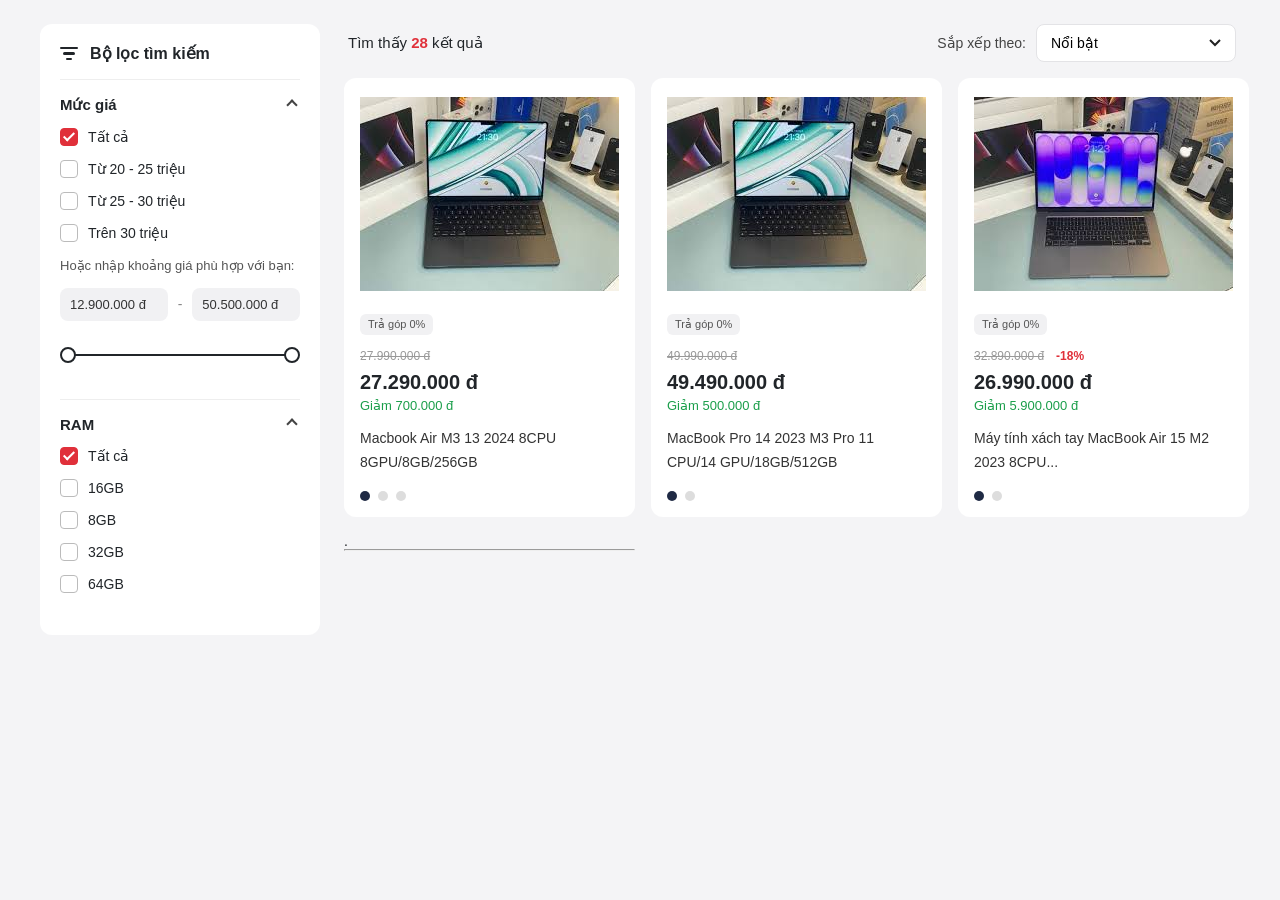
<file: index.html>
<!DOCTYPE html>
<html lang="vi">
<head>
<meta charset="UTF-8">
<meta name="viewport" content="width=device-width, initial-scale=1">
<title>Bộ lọc tìm kiếm - MacBook</title>
<link rel="stylesheet" href="tx2.css">
</head>
<body>

<div class="container">

 
  <aside class="sidebar">
    <div class="sidebar-title">
      <div class="filter-icon"><span></span><span></span><span></span></div>
      Bộ lọc tìm kiếm
    </div>

    <div class="filter-group">
      <h3>Mức giá <span class="chevron"></span></h3>

      <label class="check-item"><input type="checkbox" checked> Tất cả</label>
      <label class="check-item"><input type="checkbox"> Từ 20 - 25 triệu</label>
      <label class="check-item"><input type="checkbox"> Từ 25 - 30 triệu</label>
      <label class="check-item"><input type="checkbox"> Trên 30 triệu</label>

      <p class="price-hint">Hoặc nhập khoảng giá phù hợp với bạn:</p>
      <div class="price-inputs">
        <input type="text" value="12.900.000 đ">
        <span class="dash">-</span>
        <input type="text" value="50.500.000 đ">
      </div>

      <div class="range">
        <span class="thumb left"></span>
        <span class="thumb right"></span>
      </div>
    </div>

    <div class="filter-group ram">
      <h3>RAM <span class="chevron"></span></h3>

      <label class="check-item"><input type="checkbox" checked> Tất cả</label>
      <label class="check-item"><input type="checkbox"> 16GB</label>
      <label class="check-item"><input type="checkbox"> 8GB</label>
      <label class="check-item"><input type="checkbox"> 32GB</label>
      <label class="check-item"><input type="checkbox"> 64GB</label>
    </div>
  </aside>

 
  <main class="main">
    <div class="toolbar">
      <div class="count">Tìm thấy <b>28</b> kết quả</div>
      <div class="sort">
        <label for="sort">Sắp xếp theo:</label>
        <select id="sort">
          <option>Nổi bật</option>
          <option>Giá thấp đến cao</option>
          <option>Giá cao đến thấp</option>
        </select>
      </div>
    </div>

    <div class="products">

      
      <article class="card">
        <div class="card-img">
          <img src="2.jfif" alt="MacBook Air M3 13 2024">
        </div>
        <span class="badge">Trả góp 0%</span>
        <div class="old-price"><s>27.990.000 đ</s></div>
        <div class="price">27.290.000 đ</div>
        <div class="discount">Giảm 700.000 đ</div>
        <p class="name">Macbook Air M3 13 2024 8CPU 8GPU/8GB/256GB</p>
        <div class="dots"><i class="active"></i><i></i><i></i></div>
      </article>

      
      <article class="card">
        <div class="card-img">
          <img src="2.jfif" alt="MacBook Pro 14 2023 M3 Pro">
        </div>
        <span class="badge">Trả góp 0%</span>
        <div class="old-price"><s>49.990.000 đ</s></div>
        <div class="price">49.490.000 đ</div>
        <div class="discount">Giảm 500.000 đ</div>
        <p class="name">MacBook Pro 14 2023 M3 Pro 11 CPU/14 GPU/18GB/512GB</p>
        <div class="dots"><i class="active"></i><i></i></div>
      </article>


      <article class="card">
        <div class="card-img">
          <img src="3.jfif" alt="MacBook Air 15 M2 2023">
        </div>
        <span class="badge">Trả góp 0%</span>
        <div class="old-price"><s>32.890.000 đ</s><span class="percent">-18%</span></div>
        <div class="price">26.990.000 đ</div>
        <div class="discount">Giảm 5.900.000 đ</div>
        <p class="name">Máy tính xách tay MacBook Air 15 M2 2023 8CPU...</p>
        <div class="dots"><i class="active"></i><i></i></div>
      </article>
      <div class="khung-cuoi">
  <p>.</p>
  <hr>
</div>
    </div>
        </div> 

   
  </main>
  </main>

</div>

</body>
</html>
</file>
<file: tx2.css>
* { box-sizing: border-box; margin: 0; padding: 0; }

  body {
    font-family: "Segoe UI", Roboto, Arial, sans-serif;
    font-size: 14px;
    color: #212529;
    background: #f4f4f6;
    padding: 24px;
  }

  .container {
    display: flex;
    gap: 24px;
    max-width: 1200px;
    margin: 0 auto;
    align-items: flex-start;
  }

  /* ================= SIDEBAR ================= */
  .sidebar {
    width: 280px;
    flex-shrink: 0;
    background: #fff;
    border-radius: 12px;
    padding: 20px;
  }

  .sidebar-title {
    display: flex;
    align-items: center;
    gap: 12px;
    font-weight: 600;
    font-size: 16px;
    padding-bottom: 16px;
    border-bottom: 1px solid #eee;
  }

  .filter-icon {
    width: 18px;
    display: flex;
    flex-direction: column;
    align-items: center;
    gap: 3px;
  }
  .filter-icon span { display: block; height: 2.5px; background: #212529; border-radius: 2px; }
  .filter-icon span:nth-child(1) { width: 18px; }
  .filter-icon span:nth-child(2) { width: 12px; }
  .filter-icon span:nth-child(3) { width: 6px; }

  .filter-group { padding: 16px 0 8px; }

  .filter-group h3 {
    display: flex;
    justify-content: space-between;
    align-items: center;
    font-size: 15px;
    font-weight: 600;
    margin-bottom: 14px;
  }

  .chevron {
    width: 8px; height: 8px;
    border-left: 2px solid #444;
    border-top: 2px solid #444;
    transform: rotate(45deg);
    margin-right: 4px;
  }

  .check-item {
    display: flex;
    align-items: center;
    gap: 10px;
    margin-bottom: 14px;
    cursor: pointer;
    font-size: 14px;
  }

  .check-item input {
    appearance: none;
    -webkit-appearance: none;
    width: 18px; height: 18px;
    border: 1.5px solid #bbb;
    border-radius: 4px;
    background: #fff;
    cursor: pointer;
    position: relative;
    flex-shrink: 0;
  }
  .check-item input:checked {
    background: #e0303a;
    border-color: #e0303a;
  }
  .check-item input:checked::after {
    content: "";
    position: absolute;
    left: 5px; top: 1px;
    width: 4px; height: 9px;
    border: solid #fff;
    border-width: 0 2px 2px 0;
    transform: rotate(45deg);
  }

  .price-hint {
    font-size: 13px;
    color: #555;
    margin: 4px 0 12px;
    line-height: 1.5;
  }

  .price-inputs {
    display: flex;
    align-items: center;
    gap: 10px;
  }
  .price-inputs input {
    width: 100%;
    min-width: 0;
    padding: 9px 10px;
    border: none;
    background: #f1f1f3;
    border-radius: 8px;
    font-size: 13px;
    color: #333;
  }
  .price-inputs .dash { color: #888; }

  /* thanh trượt khoảng giá */
  .range {
    position: relative;
    height: 16px;
    margin: 26px 8px 16px;
  }
  .range::before {
    content: "";
    position: absolute;
    left: 0; right: 0; top: 7px;
    height: 2px;
    background: #212529;
  }
  .range .thumb {
    position: absolute;
    top: 0;
    width: 16px; height: 16px;
    background: #fff;
    border: 2px solid #212529;
    border-radius: 50%;
  }
  .range .thumb.left { left: -8px; }
  .range .thumb.right { right: -8px; }

  .filter-group.ram { border-top: 1px solid #eee; margin-top: 12px; }

  /* ================= MAIN ================= */
  .main { flex: 1; min-width: 0; }

  .toolbar {
    display: flex;
    justify-content: space-between;
    align-items: center;
    margin-bottom: 16px;
    padding: 0 4px;
  }
  .toolbar .count { font-size: 15px; }
  .toolbar .count b { color: #e0303a; }

  .sort {
    display: flex;
    align-items: center;
    gap: 10px;
    font-size: 14px;
    color: #444;
  }
  .sort select {
    appearance: none;
    -webkit-appearance: none;
    width: 200px;
    padding: 10px 36px 10px 14px;
    border: 1px solid #e3e3e6;
    border-radius: 8px;
    background: #fff url("data:image/svg+xml;utf8,<svg xmlns='http://www.w3.org/2000/svg' width='12' height='8' viewBox='0 0 12 8'><path d='M1 1l5 5 5-5' fill='none' stroke='%23222' stroke-width='2'/></svg>") no-repeat right 14px center;
    font-size: 14px;
    font-weight: 500;
    cursor: pointer;
  }

  .products {
    display: grid;
    grid-template-columns: repeat(3, 1fr);
    gap: 16px;
  }

  .card {
    background: #fff;
    border-radius: 12px;
    padding: 16px;
    display: flex;
    flex-direction: column;
  }

  /* hình laptop vẽ bằng CSS (có thể thay bằng thẻ <img>) */
  .card-img {
    height: 200px;
    display: flex;
    flex-direction: column;
    align-items: center;
    justify-content: center;
    margin-bottom: 20px;
  }
  .laptop-screen {
    width: 190px; height: 125px;
    border: 5px solid #111;
    border-radius: 6px 6px 0 0;
    background: radial-gradient(circle at 30% 80%, #4cc3ff 0, #1560d8 40%, #0a1f6b 100%);
  }
  .laptop-screen.dark {
    background: radial-gradient(circle at 70% 30%, #2b2b2e 0, #111 70%);
  }
  .laptop-screen.teal {
    background: radial-gradient(circle at 30% 80%, #9be8e6 0, #1e9aa8 40%, #0b3b5a 100%);
  }
  .laptop-base {
    width: 230px; height: 7px;
    background: linear-gradient(#cfd1d6, #9a9ca3);
    border-radius: 0 0 10px 10px;
  }

  .badge {
    align-self: flex-start;
    background: #f1f1f3;
    color: #555;
    font-size: 11px;
    padding: 4px 8px;
    border-radius: 6px;
    margin-bottom: 12px;
  }

  .old-price {
    display: flex;
    align-items: center;
    gap: 12px;
    font-size: 12px;
    color: #999;
    height: 18px;
  }
  .old-price s { color: #999; }
  .old-price .percent { color: #e0303a; font-weight: 600; }

  .price {
    font-size: 20px;
    font-weight: 700;
    margin: 6px 0 4px;
  }
  .discount { font-size: 13px; color: #1a9e4a; margin-bottom: 14px; }

  .name {
    font-size: 14px;
    line-height: 1.7;
    color: #333;
    min-height: 48px;
  }

  .dots {
    display: flex;
    gap: 8px;
    margin-top: 16px;
  }
  .dots i {
    width: 10px; height: 10px;
    border-radius: 50%;
    background: #ddd;
  }
  .dots i.active { background: #1f2a44; }

  /* ================= RESPONSIVE ================= */
  @media (max-width: 992px) {
    .container { flex-direction: column; }
    .sidebar { width: 100%; }
    .products { grid-template-columns: repeat(2, 1fr); }
  }
  @media (max-width: 600px) {
    .products { grid-template-columns: 1fr; }
    .toolbar { flex-direction: column; align-items: flex-start; gap: 12px; }
  }
</file>
